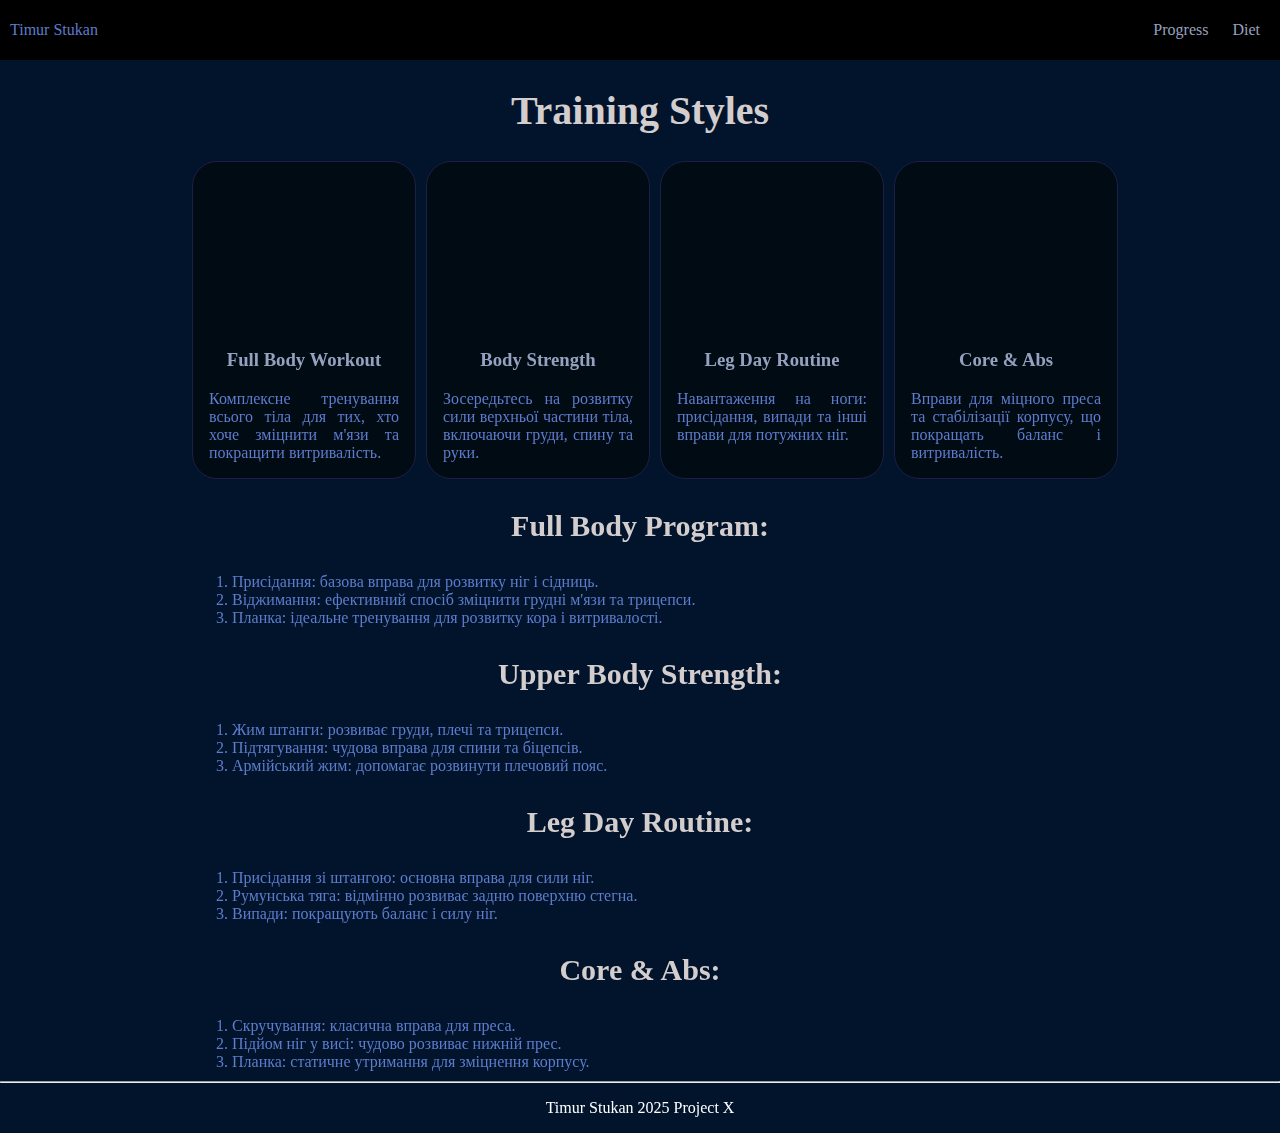
<file: index.html>
<!doctype html>
<html lang="en">
<head>
    <meta charset="UTF-8">
    <meta name="viewport" content="width=device-width, initial-scale=1.0">
    <title>Training Styles</title>
    <link rel="stylesheet" href="index.css">
</head>
<body>
<header>
   <div class="nav">
       <p class="my-name">Timur Stukan</p>
       <div class="links">
           <a href="progress.html">Progress</a>
           <a href="diet.html">Diet</a>
       </div>
   </div>
</header>
<main class="container">

    <section>
        <h1 class="title">Training Styles</h1>
        <div class="cards-wrapper">

        </div>
    </section>
    <section>
        <div class="training-details">
            <div>
                <p class="sub-title">Full Body Program:</p>
                <ol class="default-text">
                    <li>Присідання: базова вправа для розвитку ніг і сідниць.</li>
                    <li>Віджимання: ефективний спосіб зміцнити грудні м'язи та трицепси.</li>
                    <li>Планка: ідеальне тренування для розвитку кора і витривалості.</li>
                </ol>
            </div>
            <div>
                <p class="sub-title">Upper Body Strength:</p>
                <ol class="default-text">
                    <li>Жим штанги: розвиває груди, плечі та трицепси.</li>
                    <li>Підтягування: чудова вправа для спини та біцепсів.</li>
                    <li>Армійський жим: допомагає розвинути плечовий пояс.</li>
                </ol>
            </div>
            <div>
                <p class="sub-title">Leg Day Routine:</p>
                <ol class="default-text">
                    <li>Присідання зі штангою: основна вправа для сили ніг.</li>
                    <li>Румунська тяга: відмінно розвиває задню поверхню стегна.</li>
                    <li>Випади: покращують баланс і силу ніг.</li>
                </ol>
            </div>
            <div>
                <p class="sub-title">Core & Abs:</p>
                <ol class="default-text">
                    <li>Скручування: класична вправа для преса.</li>
                    <li>Підйом ніг у висі: чудово розвиває нижній прес.</li>
                    <li>Планка: статичне утримання для зміцнення корпусу.</li>
                </ol>
            </div>
        </div>
    </section>
</main>
<footer>
    <hr>
    <p class="footer-text">Timur Stukan 2025 Project X</p>
</footer>
<script src="index.js"></script>
</body>
</html>
</file>
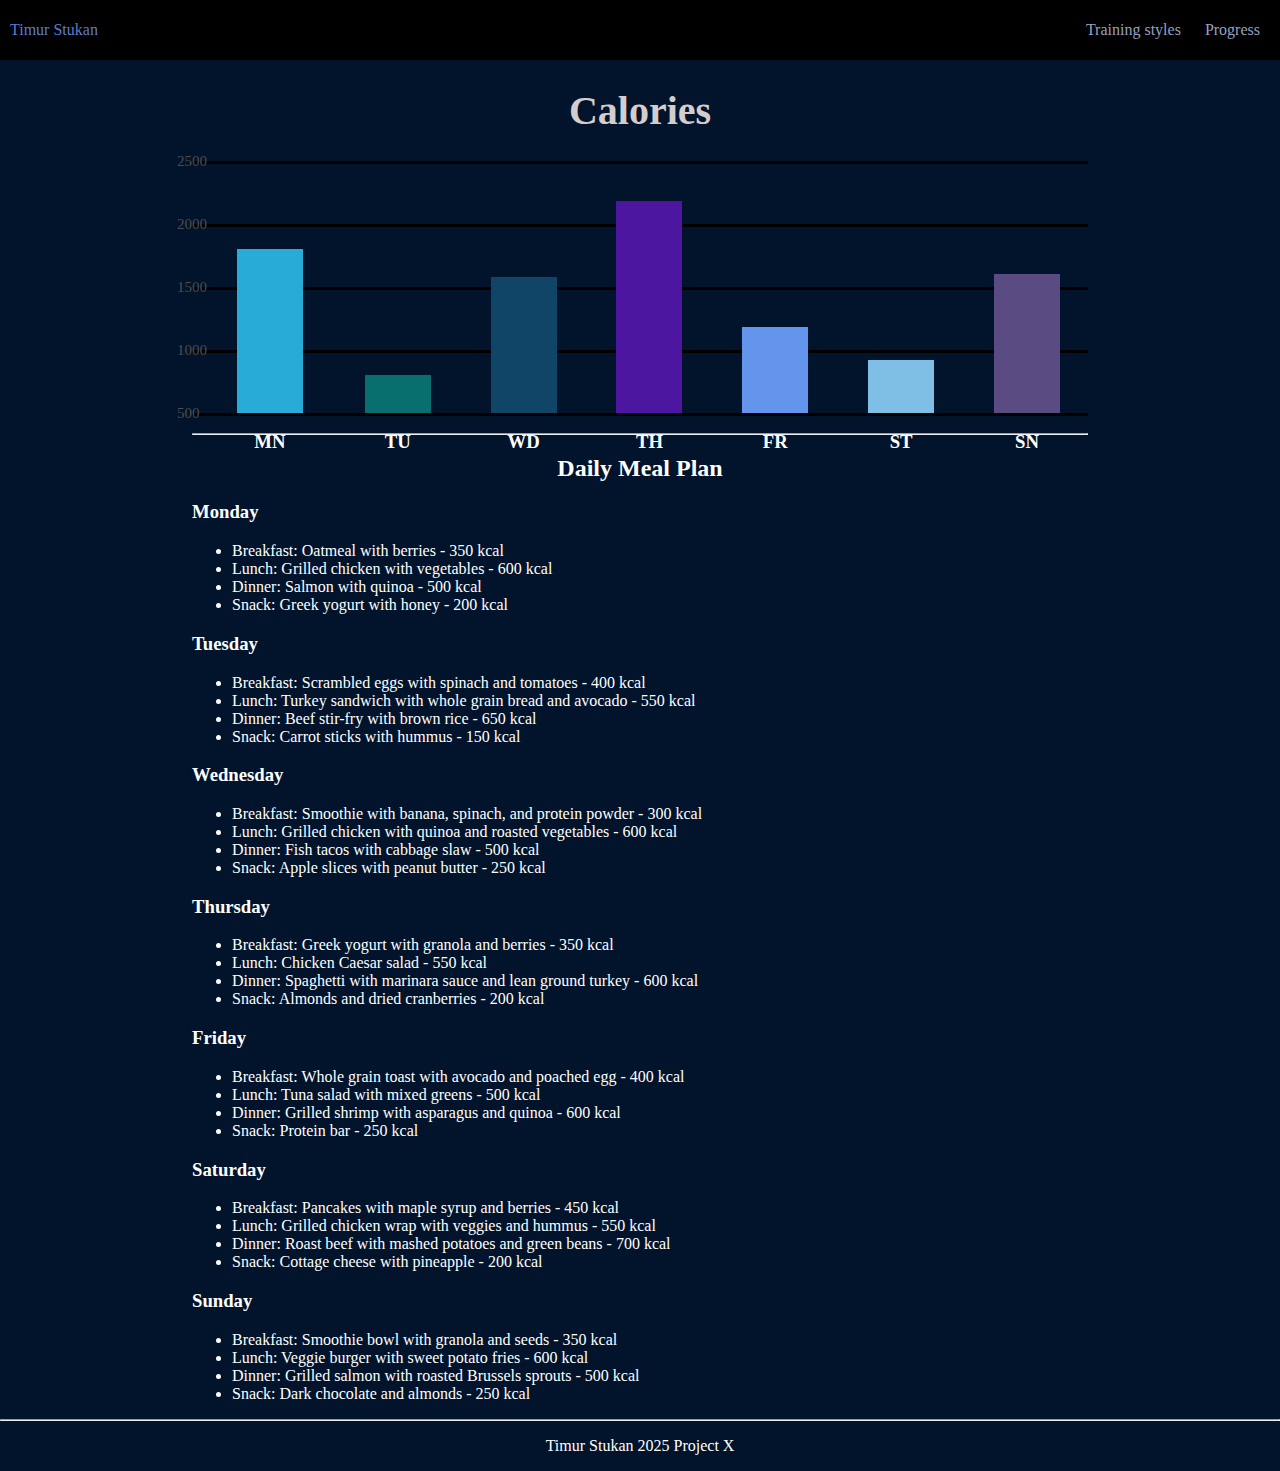
<file: diet.html>
<!doctype html>
<html lang="en">
<head>
    <meta charset="UTF-8">
    <meta name="viewport"
          content="width=device-width, user-scalable=no, initial-scale=1.0, maximum-scale=1.0, minimum-scale=1.0">
    <meta http-equiv="X-UA-Compatible" content="ie=edge">
    <title>Document</title>
    <link rel="stylesheet" href="index.css">
</head>
<body>
<header>
   <div class="nav">
       <p class="my-name">Timur Stukan</p>
   <div>
    <div class="links">
        <a href="index.html">Training styles</a>
    <a href="progress.html">Progress</a>
    </div>
</div>
   </div>
</header>
<main class="container">
    <section>
        <h1 class="title">Calories</h1>
        <div class="barchart-Wrapper">
            <div class="barchart-TimeCol">
                <div class="barchart-Time">
                    <span class="barchart-TimeText">2500</span>
                </div>
                <div class="barchart-Time">
                    <span class="barchart-TimeText">2000</span>
                </div>
                <div class="barchart-Time">
                    <span class="barchart-TimeText">1500</span>
                </div>
                <div class="barchart-Time">
                    <span class="barchart-TimeText">1000</span>
                </div>
                <div class="barchart-Time">
                    <span class="barchart-TimeText">500</span>
                </div>
            </div>

            <div class="barChart-Container">
                <div class="barchart">
                    <div class="barchart-Col">
                        <div class="barchart-Bar mn-bar" style="height: 65%;"></div>
                        <div class="barchart-BarFooter">
                            <h3>MN</h3>
                        </div>
                    </div>
                    <div class="barchart-Col">
                        <div class="barchart-Bar tu-bar" style="height: 15%;"></div>
                        <div class="barchart-BarFooter">
                            <h3>TU</h3>
                        </div>
                    </div>
                    <div class="barchart-Col">
                        <div class="barchart-Bar wd-bar" style="height: 54%;"></div>
                        <div class="barchart-BarFooter">
                            <h3>WD</h3>
                        </div>
                    </div>
                    <div class="barchart-Col">
                        <div class="barchart-Bar th-bar" style="height: 84%;"></div>
                        <div class="barchart-BarFooter">
                            <h3>TH</h3>
                        </div>
                    </div>
                    <div class="barchart-Col">
                        <div class="barchart-Bar fr-bar" style="height: 34%;"></div>
                        <div class="barchart-BarFooter">
                            <h3>FR</h3>
                        </div>
                    </div>
                    <div class="barchart-Col">
                        <div class="barchart-Bar st-bar" style="height: 21%;"></div>
                        <div class="barchart-BarFooter">
                            <h3>ST</h3>
                        </div>
                    </div>
                    <div class="barchart-Col">
                        <div class="barchart-Bar sn-bar" style="height: 55%;"></div>
                        <div class="barchart-BarFooter">
                            <h3>SN</h3>
                        </div>
                    </div>
                </div>
            </div>
        </div>
        <hr>
    </section>

    <!-- New Section for Daily Meal Plan -->
    <section class="meal-planning">
        <h2 class="subtitle text-white text-center">Daily Meal Plan</h2>
        <div class="meal-plan-list">
            <h3>Monday</h3>
            <ul>
                <li>Breakfast: Oatmeal with berries - 350 kcal</li>
                <li>Lunch: Grilled chicken with vegetables - 600 kcal</li>
                <li>Dinner: Salmon with quinoa - 500 kcal</li>
                <li>Snack: Greek yogurt with honey - 200 kcal</li>
            </ul>

            <h3>Tuesday</h3>
            <ul>
                <li>Breakfast: Scrambled eggs with spinach and tomatoes - 400 kcal</li>
                <li>Lunch: Turkey sandwich with whole grain bread and avocado - 550 kcal</li>
                <li>Dinner: Beef stir-fry with brown rice - 650 kcal</li>
                <li>Snack: Carrot sticks with hummus - 150 kcal</li>
            </ul>

            <h3>Wednesday</h3>
            <ul>
                <li>Breakfast: Smoothie with banana, spinach, and protein powder - 300 kcal</li>
                <li>Lunch: Grilled chicken with quinoa and roasted vegetables - 600 kcal</li>
                <li>Dinner: Fish tacos with cabbage slaw - 500 kcal</li>
                <li>Snack: Apple slices with peanut butter - 250 kcal</li>
            </ul>

            <h3>Thursday</h3>
            <ul>
                <li>Breakfast: Greek yogurt with granola and berries - 350 kcal</li>
                <li>Lunch: Chicken Caesar salad - 550 kcal</li>
                <li>Dinner: Spaghetti with marinara sauce and lean ground turkey - 600 kcal</li>
                <li>Snack: Almonds and dried cranberries - 200 kcal</li>
            </ul>

            <h3>Friday</h3>
            <ul>
                <li>Breakfast: Whole grain toast with avocado and poached egg - 400 kcal</li>
                <li>Lunch: Tuna salad with mixed greens - 500 kcal</li>
                <li>Dinner: Grilled shrimp with asparagus and quinoa - 600 kcal</li>
                <li>Snack: Protein bar - 250 kcal</li>
            </ul>

            <h3>Saturday</h3>
            <ul>
                <li>Breakfast: Pancakes with maple syrup and berries - 450 kcal</li>
                <li>Lunch: Grilled chicken wrap with veggies and hummus - 550 kcal</li>
                <li>Dinner: Roast beef with mashed potatoes and green beans - 700 kcal</li>
                <li>Snack: Cottage cheese with pineapple - 200 kcal</li>
            </ul>

            <h3>Sunday</h3>
            <ul>
                <li>Breakfast: Smoothie bowl with granola and seeds - 350 kcal</li>
                <li>Lunch: Veggie burger with sweet potato fries - 600 kcal</li>
                <li>Dinner: Grilled salmon with roasted Brussels sprouts - 500 kcal</li>
                <li>Snack: Dark chocolate and almonds - 250 kcal</li>
            </ul>
        </div>
    </section>
</main>
<footer>
    <hr>
    <p class="footer-text">Timur Stukan 2025 Project X</p>
</footer>
</body>
</html>
</file>
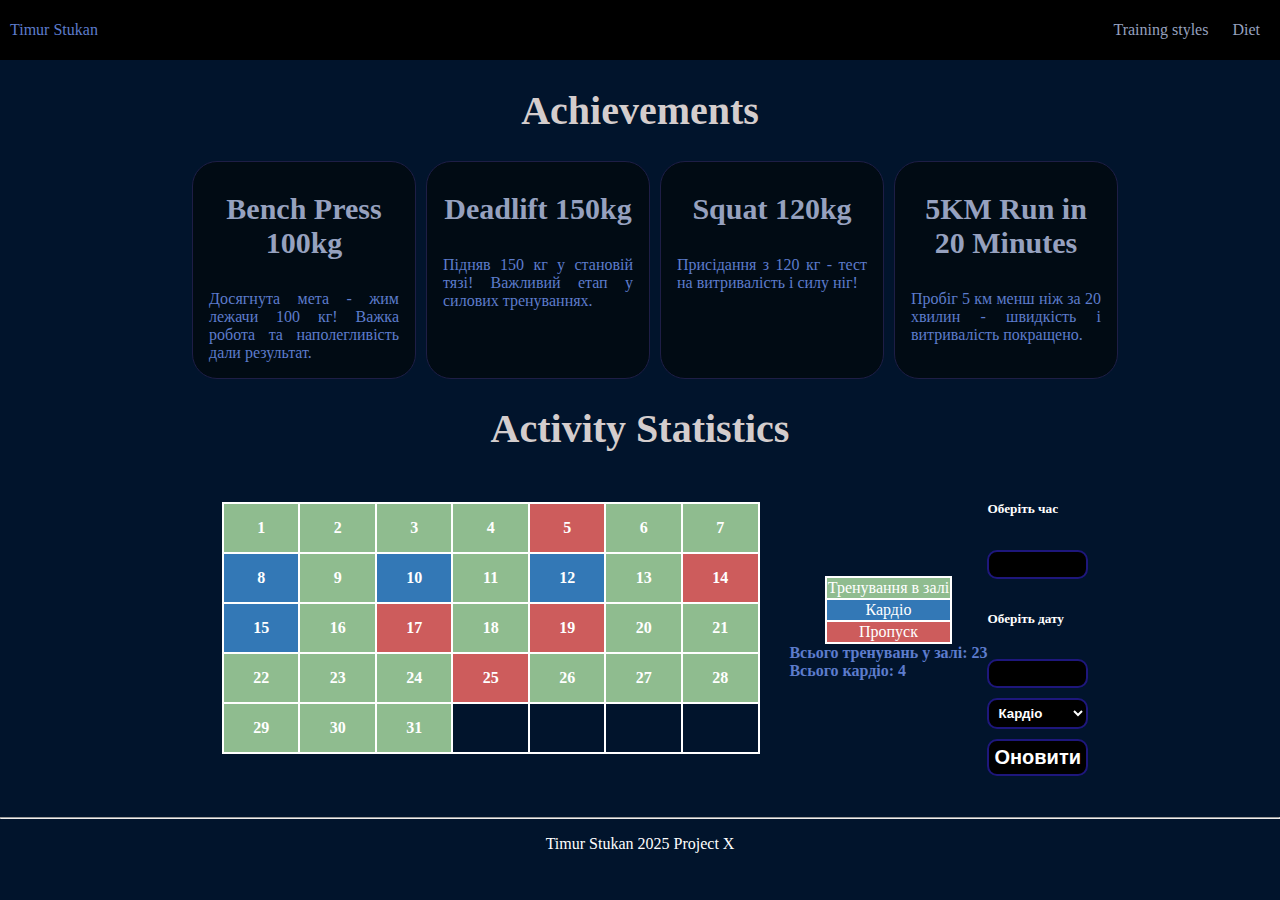
<file: progress.html>
<!doctype html>
<html lang="en">
<head>
    <meta charset="UTF-8">
    <meta name="viewport"
          content="width=device-width, user-scalable=no, initial-scale=1.0, maximum-scale=1.0, minimum-scale=1.0">
    <meta http-equiv="X-UA-Compatible" content="ie=edge">
    <title>Achievements & Stats</title>
    <link rel="stylesheet" href="index.css">
</head>
<body>
<header>
    <div class="nav">
        <p class="my-name">Timur Stukan</p>
        <div>
            <div class="links">
                <a href="index.html">Training styles</a>
                <a href="diet.html">Diet</a>
            </div>
        </div>
    </div>
</header>
<main class="container">
    <section>
        <h1 class="title">Achievements</h1>
        <div class="cards-wrapper">
            <div class="card">
                <h3 class="sub-title">Bench Press 100kg</h3>
                <p class="default-text">Досягнута мета - жим лежачи 100 кг! Важка робота та наполегливість дали
                    результат.</p>
            </div>
            <div class="card">
                <h3 class="sub-title">Deadlift 150kg</h3>
                <p class="default-text">Підняв 150 кг у становій тязі! Важливий етап у силових тренуваннях.</p>
            </div>
            <div class="card">
                <h3 class="sub-title">Squat 120kg</h3>
                <p class="default-text">Присідання з 120 кг - тест на витривалість і силу ніг!</p>
            </div>
            <div class="card">
                <h3 class="sub-title">5KM Run in 20 Minutes</h3>
                <p class="default-text">Пробіг 5 км менш ніж за 20 хвилин - швидкість і витривалість покращено.</p>
            </div>
        </div>
    </section>
    <section>
        <h1 class="title">Activity Statistics</h1>
        <div class="stats-wrapper">
            <table class="stats ">

            </table>
            <div>
                <table class="text-white text-center mx-auto stats-explain">
                    <tr>
                        <td class="gym-day"> Тренування в залі</td>
                    </tr>
                    <tr>
                        <td class="cardio-day"> Кардіо</td>
                    </tr>
                    <tr>
                        <td class="skip-day"> Пропуск</td>
                    </tr>
                </table>
                <h4 class="default-text" id="total_gym">Всього тренувань у залі: </h4>
                <h4 class="default-text" id="total_cardio">Всього кардіо: </h4>
            </div>
            <div>
                <div class="flex-col">

                    <h5 class="text-white">Оберіть час</h5>
                    <input type="number" class="day-pick" id="time-select" min="1" max="3" step="0.5"
                           onChange="validateInputTime(this)">

                    <h5 class="text-white">Оберіть дату</h5>
                    <input type="number" class="day-pick" id="day-select" min="1" max="31" step="1"
                           onChange="validateInput(this)">

                    <select class="type-pick font-bold" id="type-select">
                        <option value="cardio">Кардіо</option>
                        <option value="gym">Зал</option>
                        <option value="skip">Пропуск</option>
                    </select>
                    <button class="update button-hover" onclick="handleUpdate(this)">Оновити</button>
                </div>
            </div>
        </div>
    </section>
</main>
<footer>
    <hr>
    <p class="footer-text">Timur Stukan 2025 Project X</p>
</footer>
<script src="progress.js"></script>

</body>
</html>
</file>
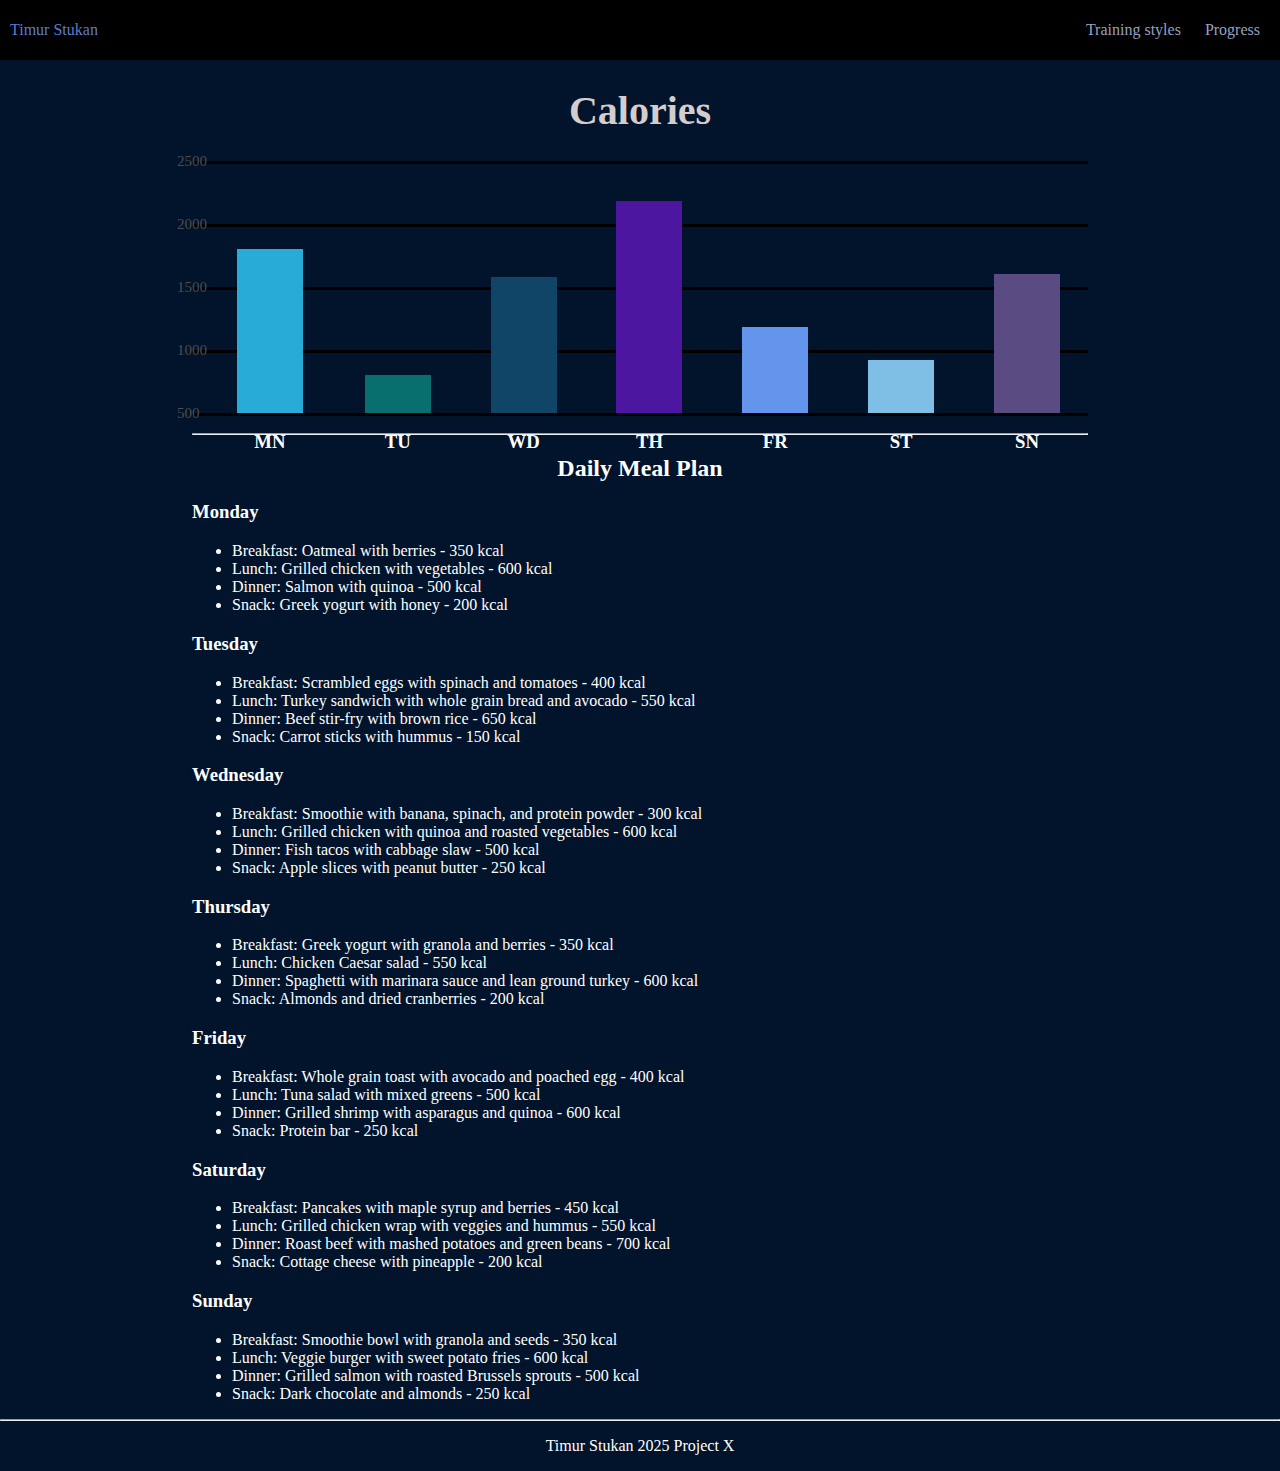
<file: html/diet.html>
<!doctype html>
<html lang="en">
<head>
    <meta charset="UTF-8">
    <meta name="viewport"
          content="width=device-width, user-scalable=no, initial-scale=1.0, maximum-scale=1.0, minimum-scale=1.0">
    <meta http-equiv="X-UA-Compatible" content="ie=edge">
    <title>Document</title>
    <link rel="stylesheet" href="../css/index.css">
</head>
<body>
<header>
   <div class="nav">
       <p class="my-name">Timur Stukan</p>
   <div>
    <div class="links">
        <a href="index.html">Training styles</a>
    <a href="progress.html">Progress</a>
    </div>
</div>
   </div>
</header>
<main class="container">
    <section>
        <h1 class="title">Calories</h1>
        <div class="barchart-Wrapper">
            <div class="barchart-TimeCol">
                <div class="barchart-Time">
                    <span class="barchart-TimeText">2500</span>
                </div>
                <div class="barchart-Time">
                    <span class="barchart-TimeText">2000</span>
                </div>
                <div class="barchart-Time">
                    <span class="barchart-TimeText">1500</span>
                </div>
                <div class="barchart-Time">
                    <span class="barchart-TimeText">1000</span>
                </div>
                <div class="barchart-Time">
                    <span class="barchart-TimeText">500</span>
                </div>
            </div>

            <div class="barChart-Container">
                <div class="barchart">
                    <div class="barchart-Col">
                        <div class="barchart-Bar mn-bar" style="height: 65%;"></div>
                        <div class="barchart-BarFooter">
                            <h3>MN</h3>
                        </div>
                    </div>
                    <div class="barchart-Col">
                        <div class="barchart-Bar tu-bar" style="height: 15%;"></div>
                        <div class="barchart-BarFooter">
                            <h3>TU</h3>
                        </div>
                    </div>
                    <div class="barchart-Col">
                        <div class="barchart-Bar wd-bar" style="height: 54%;"></div>
                        <div class="barchart-BarFooter">
                            <h3>WD</h3>
                        </div>
                    </div>
                    <div class="barchart-Col">
                        <div class="barchart-Bar th-bar" style="height: 84%;"></div>
                        <div class="barchart-BarFooter">
                            <h3>TH</h3>
                        </div>
                    </div>
                    <div class="barchart-Col">
                        <div class="barchart-Bar fr-bar" style="height: 34%;"></div>
                        <div class="barchart-BarFooter">
                            <h3>FR</h3>
                        </div>
                    </div>
                    <div class="barchart-Col">
                        <div class="barchart-Bar st-bar" style="height: 21%;"></div>
                        <div class="barchart-BarFooter">
                            <h3>ST</h3>
                        </div>
                    </div>
                    <div class="barchart-Col">
                        <div class="barchart-Bar sn-bar" style="height: 55%;"></div>
                        <div class="barchart-BarFooter">
                            <h3>SN</h3>
                        </div>
                    </div>
                </div>
            </div>
        </div>
        <hr>
    </section>

    <!-- New Section for Daily Meal Plan -->
    <section class="meal-planning">
        <h2 class="subtitle text-white text-center">Daily Meal Plan</h2>
        <div class="meal-plan-list">
            <h3>Monday</h3>
            <ul>
                <li>Breakfast: Oatmeal with berries - 350 kcal</li>
                <li>Lunch: Grilled chicken with vegetables - 600 kcal</li>
                <li>Dinner: Salmon with quinoa - 500 kcal</li>
                <li>Snack: Greek yogurt with honey - 200 kcal</li>
            </ul>

            <h3>Tuesday</h3>
            <ul>
                <li>Breakfast: Scrambled eggs with spinach and tomatoes - 400 kcal</li>
                <li>Lunch: Turkey sandwich with whole grain bread and avocado - 550 kcal</li>
                <li>Dinner: Beef stir-fry with brown rice - 650 kcal</li>
                <li>Snack: Carrot sticks with hummus - 150 kcal</li>
            </ul>

            <h3>Wednesday</h3>
            <ul>
                <li>Breakfast: Smoothie with banana, spinach, and protein powder - 300 kcal</li>
                <li>Lunch: Grilled chicken with quinoa and roasted vegetables - 600 kcal</li>
                <li>Dinner: Fish tacos with cabbage slaw - 500 kcal</li>
                <li>Snack: Apple slices with peanut butter - 250 kcal</li>
            </ul>

            <h3>Thursday</h3>
            <ul>
                <li>Breakfast: Greek yogurt with granola and berries - 350 kcal</li>
                <li>Lunch: Chicken Caesar salad - 550 kcal</li>
                <li>Dinner: Spaghetti with marinara sauce and lean ground turkey - 600 kcal</li>
                <li>Snack: Almonds and dried cranberries - 200 kcal</li>
            </ul>

            <h3>Friday</h3>
            <ul>
                <li>Breakfast: Whole grain toast with avocado and poached egg - 400 kcal</li>
                <li>Lunch: Tuna salad with mixed greens - 500 kcal</li>
                <li>Dinner: Grilled shrimp with asparagus and quinoa - 600 kcal</li>
                <li>Snack: Protein bar - 250 kcal</li>
            </ul>

            <h3>Saturday</h3>
            <ul>
                <li>Breakfast: Pancakes with maple syrup and berries - 450 kcal</li>
                <li>Lunch: Grilled chicken wrap with veggies and hummus - 550 kcal</li>
                <li>Dinner: Roast beef with mashed potatoes and green beans - 700 kcal</li>
                <li>Snack: Cottage cheese with pineapple - 200 kcal</li>
            </ul>

            <h3>Sunday</h3>
            <ul>
                <li>Breakfast: Smoothie bowl with granola and seeds - 350 kcal</li>
                <li>Lunch: Veggie burger with sweet potato fries - 600 kcal</li>
                <li>Dinner: Grilled salmon with roasted Brussels sprouts - 500 kcal</li>
                <li>Snack: Dark chocolate and almonds - 250 kcal</li>
            </ul>
        </div>
    </section>
</main>
<footer>
    <hr>
    <p class="footer-text">Timur Stukan 2025 Project X</p>
</footer>
</body>
</html>
</file>
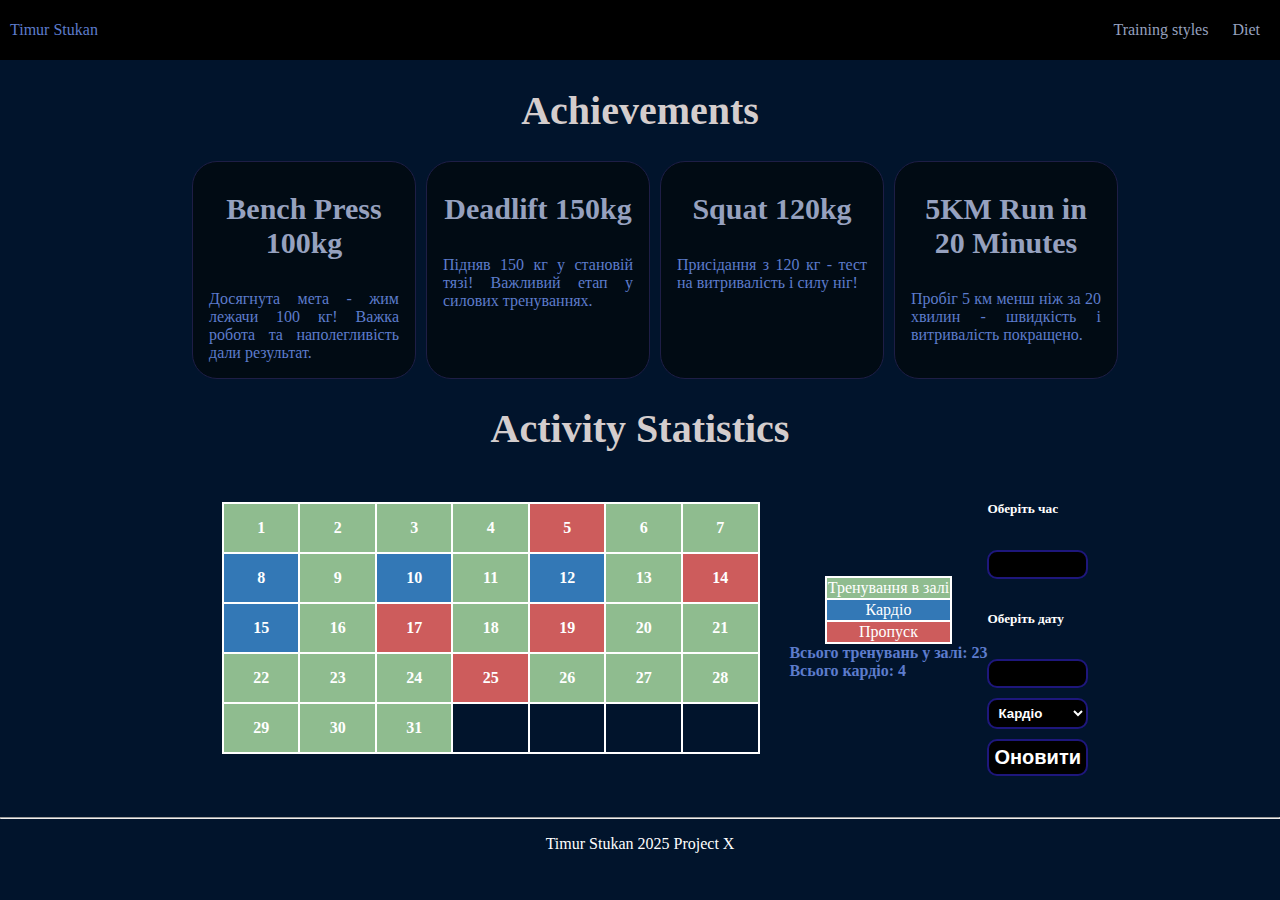
<file: html/progress.html>
<!doctype html>
<html lang="en">
<head>
    <meta charset="UTF-8">
    <meta name="viewport"
          content="width=device-width, user-scalable=no, initial-scale=1.0, maximum-scale=1.0, minimum-scale=1.0">
    <meta http-equiv="X-UA-Compatible" content="ie=edge">
    <title>Achievements & Stats</title>
    <link rel="stylesheet" href="../css/index.css">
</head>
<body>
<header>
    <div class="nav">
        <p class="my-name">Timur Stukan</p>
        <div>
            <div class="links">
                <a href="index.html">Training styles</a>
                <a href="diet.html">Diet</a>
            </div>
        </div>
    </div>
</header>
<main class="container">
    <section>
        <h1 class="title">Achievements</h1>
        <div class="cards-wrapper">
            <div class="card">
                <h3 class="sub-title">Bench Press 100kg</h3>
                <p class="default-text">Досягнута мета - жим лежачи 100 кг! Важка робота та наполегливість дали
                    результат.</p>
            </div>
            <div class="card">
                <h3 class="sub-title">Deadlift 150kg</h3>
                <p class="default-text">Підняв 150 кг у становій тязі! Важливий етап у силових тренуваннях.</p>
            </div>
            <div class="card">
                <h3 class="sub-title">Squat 120kg</h3>
                <p class="default-text">Присідання з 120 кг - тест на витривалість і силу ніг!</p>
            </div>
            <div class="card">
                <h3 class="sub-title">5KM Run in 20 Minutes</h3>
                <p class="default-text">Пробіг 5 км менш ніж за 20 хвилин - швидкість і витривалість покращено.</p>
            </div>
        </div>
    </section>
    <section>
        <h1 class="title">Activity Statistics</h1>
        <div class="stats-wrapper">
            <table class="stats ">

            </table>
            <div>
                <table class="text-white text-center mx-auto stats-explain">
                    <tr>
                        <td class="gym-day"> Тренування в залі</td>
                    </tr>
                    <tr>
                        <td class="cardio-day"> Кардіо</td>
                    </tr>
                    <tr>
                        <td class="skip-day"> Пропуск</td>
                    </tr>
                </table>
                <h4 class="default-text" id="total_gym">Всього тренувань у залі: </h4>
                <h4 class="default-text" id="total_cardio">Всього кардіо: </h4>
            </div>
            <div>
                <div class="flex-col">

                    <h5 class="text-white">Оберіть час</h5>
                    <input type="number" class="day-pick" id="time-select" min="1" max="3" step="0.5"
                           onChange="validateInputTime(this)">

                    <h5 class="text-white">Оберіть дату</h5>
                    <input type="number" class="day-pick" id="day-select" min="1" max="31" step="1"
                           onChange="validateInput(this)">

                    <select class="type-pick font-bold" id="type-select">
                        <option value="cardio">Кардіо</option>
                        <option value="gym">Зал</option>
                        <option value="skip">Пропуск</option>
                    </select>
                    <button class="update button-hover" onclick="handleUpdate(this)">Оновити</button>
                </div>
            </div>
        </div>
    </section>
</main>
<footer>
    <hr>
    <p class="footer-text">Timur Stukan 2025 Project X</p>
</footer>
<script src="../scripts/progress.js"></script>

</body>
</html>
</file>
<file: index.css>
/*shared*/
* {
    box-sizing: border-box;
}

body {
    background: #01142c;
    margin: 0;
}

/*container and text*/
.container {
    padding: 0 15%;
    min-height: 80vh;
}

.title {
    font-size: 40px;
    color: #d4cdcd;
    text-align: center;
}

.default-text {
    text-align: justify;
    color: #5d7ccc;
    margin: 0;
}

.sub-title {
    font-weight: bold;
    font-size: 30px;
    color: #d4cdcd;
    text-align: center;
}

/*nav*/
.nav {
    align-items: center;
    justify-content: space-between;
    margin: 0;
    display: flex;
    height: 60px;
    background: #000000;
    padding: 10px;
}

.my-name {
    color: #5d7ccc;
}

.links a {
    color: #96a1bf;
    margin: 0 10px;
    text-decoration: none;
}

hr {
    margin: 10px 0 0;
    color: #96a1bf;
}

/*cards*/
.card {
    width: calc(100% / 4);
    border-radius: 25px;
    border: 1px solid #1e1e46;
    padding: 0 16px 16px;
    background: #010b14;
}

.card:hover {
    transition: 400ms ease-in-out;
    transform: scale(1.05);
    cursor: pointer;
}

.card h3 {
    color: #96a1bf;
    text-align: center;
}

.card iframe {
    border-radius: 15px;
    margin-top: 15px;
    width: 100%;
}

.cards-wrapper {
    display: grid;
    grid-template-columns: repeat(4, 25%);
    gap: 10px;
}

.cards-wrapper > * {
    width: 100%;
}

/*stats chart*/
.stats {
    border: 2px solid #ffffff;
    border-collapse: collapse;
    margin: auto;
    width: 60%;
    color: #eaeaea;
}

.stats td {
    border: 2px solid #ffffff;
    border-collapse: collapse;
    font-weight: bold;
    text-align: center;
    color: white;
    width: 50px;
    height: 50px;
}

.stats-explain {
    border: 1px solid #ffffff;
    border-collapse: collapse;
}

.stats-explain td {
    border: 2px solid #ffffff;
    border-collapse: collapse;
}


.stats td:hover {
    background: #f0b579;
    color: black;
}

/* training day*/
.cardio-day {
    background: #3378b6;
}

.gym-day {
    background: darkseagreen;
}

.skip-day {
    background: indianred;
}

/*text styles*/
.text-white {
    color: white;
}

.text-center {
    text-align: center;
}

/*positioning*/
.stats-wrapper {
    display: flex;
    align-items: center;
}

.mx-auto {
    margin: 0 auto 0;
}

.flex {
    display: flex;
}

/*chart */
.calories {
    display: flex;
    align-items: end;
    width: 65%;
}

.calories .bar {
    width: calc(100% / 7);
    height: 100%;
    background-color: lightblue;
    margin-right: 10px;
}

.calories div {
    text-align: center;
    font-weight: bold;
    text-transform: uppercase;
    color: #000000;
}

/* ===================
   Гістограма
   =================== */
.barchart-Wrapper {
    display: table;
    position: relative;
    margin: 20px 0;
    height: 252px;
}

.barChart-Container {
    display: table-cell;
    width: 100%;
    height: 100%;
    padding-left: 15px;
}

.barchart {
    display: table;
    table-layout: fixed;
    height: 100%;
    width: 100%;
}

.barchart-Col {
    position: relative;
    vertical-align: bottom;
    display: table-cell;
    height: 100%;
}

.barchart-Col + .barchart-Col {
    border-left: 4px solid transparent;
}

.barchart-Bar {
    position: relative;
    height: 0;
    transition: height 0.5s 2s;
    width: 66px;
    margin: auto;
}

.barchart-Bar:after {
    content: attr(attr-height);
    color: white;
    position: absolute;
    text-align: center;
    width: 100%;
}

.barchart-BarFooter {
    position: absolute;
    text-align: center;
    height: 10%;
    width: 100%;
}

.barchart-BarFooter h3 {
    color: white;
}

.barchart-TimeCol {
    position: absolute;
    top: 0;
    height: 100%;
    width: 100%;
}

.barchart-Time {
    height: 25%;
    vertical-align: middle;
    position: relative;
}

.barchart-Time:after {
    border-bottom: 3px solid black;
    content: "";
    position: absolute;
    width: 100%;
    left: 0;
    top: 0em;
}

.barchart-TimeText {
    position: absolute;
    top: -8px;
    z-index: 1;
    left: -15px;
    padding-right: 5px;
    color: #4d4d4d;
    font-size: 15px;
    font-family: 'Avenir Medium';
}

/*chart*/
.mn-bar {
    background-color: #29abd7;
}

.tu-bar {
    background-color: #096e6e;
}

.wd-bar {
    background-color: #104567;
}

.th-bar {
    background-color: #4c16a1;
}

.fr-bar {
    background-color: cornflowerblue;
}

.st-bar {
    background-color: #7fbfe5;
}

.sn-bar {
    background-color: #5a4b82;
}


@media (max-width: 1200px) {
    .container {
        padding: 0 10%;
    }

    .cards-wrapper {
        grid-template-columns: repeat(3, 1fr);
    }
}

@media (max-width: 992px) {
    .container {
        padding: 0 5%;
    }

    .cards-wrapper {
        grid-template-columns: repeat(2, 1fr);
    }
}

@media (max-width: 768px) {
    .nav {
        flex-direction: column;
        height: auto;
        padding: 10px 0;
    }

    .links {
        display: flex;
        flex-direction: column;
        align-items: center;
    }

    .links a {
        margin: 5px 0;
    }

    .cards-wrapper {
        grid-template-columns: repeat(1, 1fr);
    }
}

@media (max-width: 576px) {
    .title {
        font-size: 30px;
    }

    .sub-title {
        font-size: 25px;
    }

    .default-text {
        font-size: 14px;
    }

    .stats {
        width: 90%;
    }
}

/* New section: Ration */
.ration {
    text-align: center;
    font-size: 20px;
    color: #d4cdcd;
    margin-top: 20px;
}

.meal-plan-list {
    color: white;
}

.idle, .process {
    margin-top: 10px;
    width: 120px;
    height: 40px;
    border-radius: 12px;
    color: white;
    font-size: 23px;
    letter-spacing: 2px;
    font-weight: bold;
    border: 3px solid white;
}

.idle:hover, .process:hover {
    cursor: pointer;
    transform: scale(1.05);
    transition: 300ms ease-in-out;
}

.idle {
    background: #52dd52;
}

.process {
    background: indianred;
}

.status {
    color: white;

}

.day-pick {
    background: #000000;
    color: white;
    font-weight: bold;
    border: 2px solid #1e177c;
    border-radius: 10px;
    padding: 5px;
}

.update {
    background: black;
    color: white;
    border: 2px solid #1e177c;
    padding: 5px;
    font-weight: bold;
    font-size: 20px;
    border-radius: 10px;
}

.update:active {
    transition: 250ms ease-in-out;
    transform: scale(0.90);
    background: cornflowerblue;

}

.button-hover:hover {
    cursor: pointer;
    transition: 250ms ease-in-out;
    transform: scale(1.05);
}

.type-pick {
    padding: 5px;
    background: #000000;
    border: 2px solid #1e177c;
    border-radius: 10px;
    color: white;
}

.font-bold {
    font-weight: bold;
}

.flex-col {
    display: flex;
    gap: 10px;
    flex-direction: column;
}

.blink {
    animation: blink 450ms ease-in-out;
}

@keyframes blink {
    from {
        opacity: 0;
    }
    to {
        opacity: 1;

    }
}

.footer-text {
    text-align: center;

    color: white;
}
</file>
<file: css/index.css>
/*shared*/
* {
    box-sizing: border-box;
}

body {
    background: #01142c;
    margin: 0;
}

/*container and text*/
.container {
    padding: 0 15%;
    min-height: 80vh;
}

.title {
    font-size: 40px;
    color: #d4cdcd;
    text-align: center;
}

.default-text {
    text-align: justify;
    color: #5d7ccc;
    margin: 0;
}

.sub-title {
    font-weight: bold;
    font-size: 30px;
    color: #d4cdcd;
    text-align: center;
}

/*nav*/
.nav {
    align-items: center;
    justify-content: space-between;
    margin: 0;
    display: flex;
    height: 60px;
    background: #000000;
    padding: 10px;
}

.my-name {
    color: #5d7ccc;
}

.links a {
    color: #96a1bf;
    margin: 0 10px;
    text-decoration: none;
}

hr {
    margin: 10px 0 0;
    color: #96a1bf;
}

/*cards*/
.card {
    width: calc(100% / 4);
    border-radius: 25px;
    border: 1px solid #1e1e46;
    padding: 0 16px 16px;
    background: #010b14;
}

.card:hover {
    transition: 400ms ease-in-out;
    transform: scale(1.05);
    cursor: pointer;
}

.card h3 {
    color: #96a1bf;
    text-align: center;
}

.card iframe {
    border-radius: 15px;
    margin-top: 15px;
    width: 100%;
}

.cards-wrapper {
    display: grid;
    grid-template-columns: repeat(4, 25%);
    gap: 10px;
}

.cards-wrapper > * {
    width: 100%;
}

/*stats chart*/
.stats {
    border: 2px solid #ffffff;
    border-collapse: collapse;
    margin: auto;
    width: 60%;
    color: #eaeaea;
}

.stats td {
    border: 2px solid #ffffff;
    border-collapse: collapse;
    font-weight: bold;
    text-align: center;
    color: white;
    width: 50px;
    height: 50px;
}

.stats-explain {
    border: 1px solid #ffffff;
    border-collapse: collapse;
}

.stats-explain td {
    border: 2px solid #ffffff;
    border-collapse: collapse;
}


.stats td:hover {
    background: #f0b579;
    color: black;
}

/* training day*/
.cardio-day {
    background: #3378b6;
}

.gym-day {
    background: darkseagreen;
}

.skip-day {
    background: indianred;
}

/*text styles*/
.text-white {
    color: white;
}

.text-center {
    text-align: center;
}

/*positioning*/
.stats-wrapper {
    display: flex;
    align-items: center;
}

.mx-auto {
    margin: 0 auto 0;
}

.flex {
    display: flex;
}

/*chart */
.calories {
    display: flex;
    align-items: end;
    width: 65%;
}

.calories .bar {
    width: calc(100% / 7);
    height: 100%;
    background-color: lightblue;
    margin-right: 10px;
}

.calories div {
    text-align: center;
    font-weight: bold;
    text-transform: uppercase;
    color: #000000;
}

/* ===================
   Гістограма
   =================== */
.barchart-Wrapper {
    display: table;
    position: relative;
    margin: 20px 0;
    height: 252px;
}

.barChart-Container {
    display: table-cell;
    width: 100%;
    height: 100%;
    padding-left: 15px;
}

.barchart {
    display: table;
    table-layout: fixed;
    height: 100%;
    width: 100%;
}

.barchart-Col {
    position: relative;
    vertical-align: bottom;
    display: table-cell;
    height: 100%;
}

.barchart-Col + .barchart-Col {
    border-left: 4px solid transparent;
}

.barchart-Bar {
    position: relative;
    height: 0;
    transition: height 0.5s 2s;
    width: 66px;
    margin: auto;
}

.barchart-Bar:after {
    content: attr(attr-height);
    color: white;
    position: absolute;
    text-align: center;
    width: 100%;
}

.barchart-BarFooter {
    position: absolute;
    text-align: center;
    height: 10%;
    width: 100%;
}

.barchart-BarFooter h3 {
    color: white;
}

.barchart-TimeCol {
    position: absolute;
    top: 0;
    height: 100%;
    width: 100%;
}

.barchart-Time {
    height: 25%;
    vertical-align: middle;
    position: relative;
}

.barchart-Time:after {
    border-bottom: 3px solid black;
    content: "";
    position: absolute;
    width: 100%;
    left: 0;
    top: 0em;
}

.barchart-TimeText {
    position: absolute;
    top: -8px;
    z-index: 1;
    left: -15px;
    padding-right: 5px;
    color: #4d4d4d;
    font-size: 15px;
    font-family: 'Avenir Medium';
}

/*chart*/
.mn-bar {
    background-color: #29abd7;
}

.tu-bar {
    background-color: #096e6e;
}

.wd-bar {
    background-color: #104567;
}

.th-bar {
    background-color: #4c16a1;
}

.fr-bar {
    background-color: cornflowerblue;
}

.st-bar {
    background-color: #7fbfe5;
}

.sn-bar {
    background-color: #5a4b82;
}


@media (max-width: 1200px) {
    .container {
        padding: 0 10%;
    }

    .cards-wrapper {
        grid-template-columns: repeat(3, 1fr);
    }
}

@media (max-width: 992px) {
    .container {
        padding: 0 5%;
    }

    .cards-wrapper {
        grid-template-columns: repeat(2, 1fr);
    }
}

@media (max-width: 768px) {
    .nav {
        flex-direction: column;
        height: auto;
        padding: 10px 0;
    }

    .links {
        display: flex;
        flex-direction: column;
        align-items: center;
    }

    .links a {
        margin: 5px 0;
    }

    .cards-wrapper {
        grid-template-columns: repeat(1, 1fr);
    }
}

@media (max-width: 576px) {
    .title {
        font-size: 30px;
    }

    .sub-title {
        font-size: 25px;
    }

    .default-text {
        font-size: 14px;
    }

    .stats {
        width: 90%;
    }
}

/* New section: Ration */
.ration {
    text-align: center;
    font-size: 20px;
    color: #d4cdcd;
    margin-top: 20px;
}

.meal-plan-list {
    color: white;
}

.idle, .process {
    margin-top: 10px;
    width: 120px;
    height: 40px;
    border-radius: 12px;
    color: white;
    font-size: 23px;
    letter-spacing: 2px;
    font-weight: bold;
    border: 3px solid white;
}

.idle:hover, .process:hover {
    cursor: pointer;
    transform: scale(1.05);
    transition: 300ms ease-in-out;
}

.idle {
    background: #52dd52;
}

.process {
    background: indianred;
}

.status {
    color: white;

}

.day-pick {
    background: #000000;
    color: white;
    font-weight: bold;
    border: 2px solid #1e177c;
    border-radius: 10px;
    padding: 5px;
}

.update {
    background: black;
    color: white;
    border: 2px solid #1e177c;
    padding: 5px;
    font-weight: bold;
    font-size: 20px;
    border-radius: 10px;
}

.update:active {
    transition: 250ms ease-in-out;
    transform: scale(0.90);
    background: cornflowerblue;

}

.button-hover:hover {
    cursor: pointer;
    transition: 250ms ease-in-out;
    transform: scale(1.05);
}

.type-pick {
    padding: 5px;
    background: #000000;
    border: 2px solid #1e177c;
    border-radius: 10px;
    color: white;
}

.font-bold {
    font-weight: bold;
}

.flex-col {
    display: flex;
    gap: 10px;
    flex-direction: column;
}

.blink {
    animation: blink 450ms ease-in-out;
}

@keyframes blink {
    from {
        opacity: 0;
    }
    to {
        opacity: 1;

    }
}

.footer-text {
    text-align: center;

    color: white;
}
</file>
